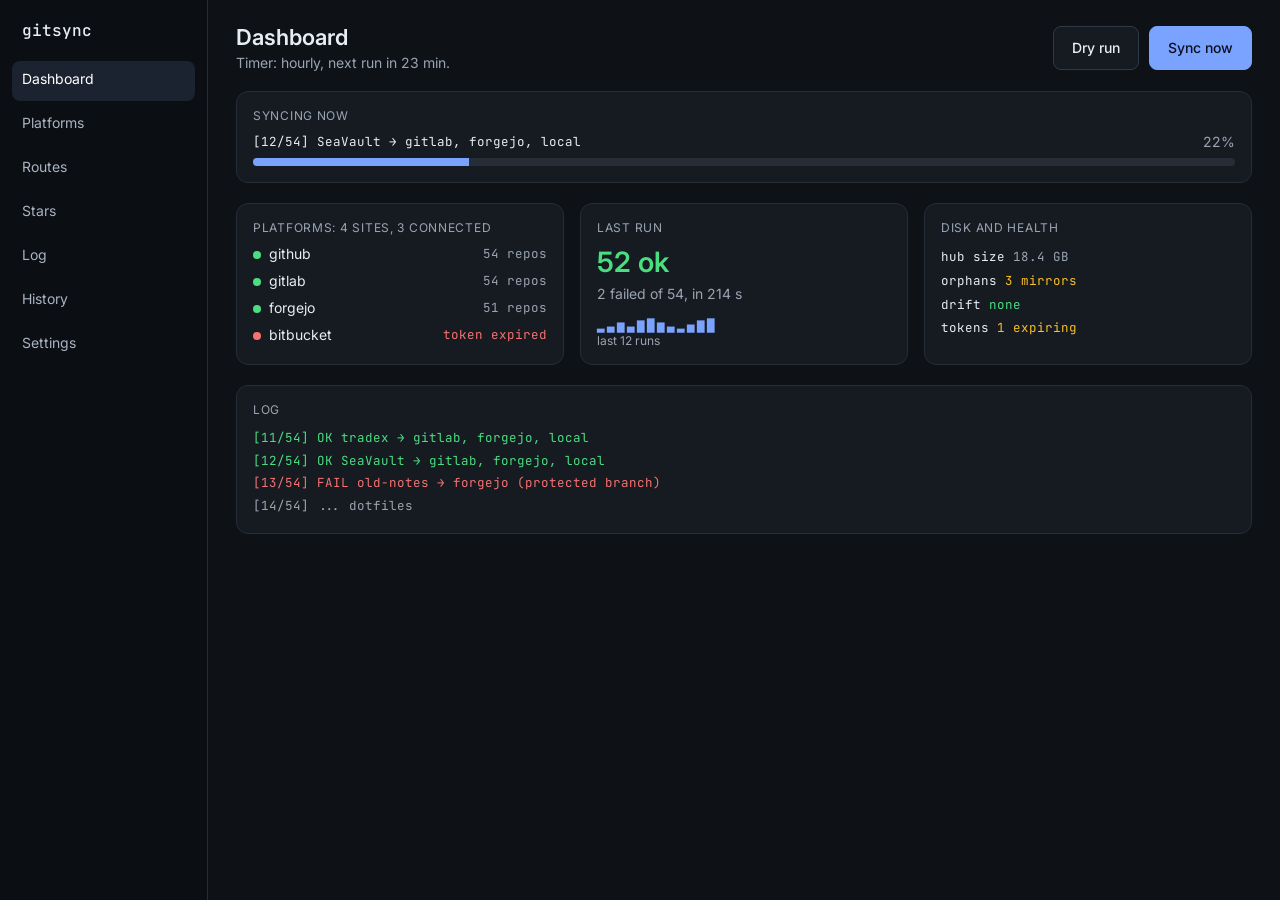
<file: docs/design/index.html>
<!doctype html>
<html lang="en">
<head>
  <meta charset="utf-8">
  <meta name="viewport" content="width=device-width, initial-scale=1">
  <title>gitsync · Dashboard</title>
  <link rel="stylesheet" href="https://fonts.googleapis.com/css2?family=Inter:wght@400;500;600&family=JetBrains+Mono:wght@400;500&display=swap">
  <link rel="stylesheet" href="style.css">
</head>
<body>
<div class="app">
  <aside class="side">
    <div class="logo">gitsync</div>
      <a class="nav on" aria-current="page" href="index.html">Dashboard</a>
      <a class="nav" href="platforms.html">Platforms</a>
      <a class="nav" href="routes.html">Routes</a>
      <a class="nav" href="stars.html">Stars</a>
      <a class="nav" href="log.html">Log</a>
      <a class="nav" href="history.html">History</a>
      <a class="nav" href="settings.html">Settings</a>
  </aside>
  <main class="main">
    <div class="bar">
      <div><h1>Dashboard</h1><div class="muted sub">Timer: hourly, next run in 23 min.</div></div>
      <div class="actions"><button class="btn">Dry run</button><button class="btn primary">Sync now</button></div>
    </div>

    <section class="card">
      <p class="label">Syncing now</p>
      <div class="row" style="margin-bottom:8px"><span class="mono">[12/54] SeaVault → gitlab, forgejo, local</span><span class="muted">22%</span></div>
      <div class="progress" role="progressbar" aria-valuenow="22" aria-valuemin="0" aria-valuemax="100"><span style="width:22%"></span></div>
    </section>

    <div class="grid">
      <section class="card">
        <p class="label">Platforms: 4 sites, 3 connected</p>
        <div class="stack">
          <div class="row"><span><i class="dot"></i>github</span><span class="mono muted">54 repos</span></div>
          <div class="row"><span><i class="dot"></i>gitlab</span><span class="mono muted">54 repos</span></div>
          <div class="row"><span><i class="dot"></i>forgejo</span><span class="mono muted">51 repos</span></div>
          <div class="row"><span><i class="dot bad"></i>bitbucket</span><span class="mono bad">token expired</span></div>
        </div>
      </section>
      <section class="card">
        <p class="label">Last run</p>
        <div class="big ok">52 ok</div>
        <div class="muted" style="margin-top:6px">2 failed of 54, in 214 s</div>
        <div class="mono spark" aria-hidden="true">▂▃▅▃▆▇▅▃▂▄▆▇</div>
        <div class="muted" style="font-size:12px">last 12 runs</div>
      </section>
      <section class="card">
        <p class="label">Disk and health</p>
        <div class="mono" style="line-height:1.9">hub size <span class="muted">18.4 GB</span><br>orphans <span class="warn">3 mirrors</span><br>drift <span class="ok">none</span><br>tokens <span class="warn">1 expiring</span></div>
      </section>
    </div>

    <section class="card">
      <p class="label">Log</p>
      <div class="mono log">
        <div class="ok">[11/54] OK   tradex → gitlab, forgejo, local</div>
        <div class="ok">[12/54] OK   SeaVault → gitlab, forgejo, local</div>
        <div class="bad">[13/54] FAIL old-notes → forgejo (protected branch)</div>
        <div class="muted">[14/54] ...   dotfiles</div>
      </div>
    </section>
  </main>
</div>
</body>
</html>
</file>
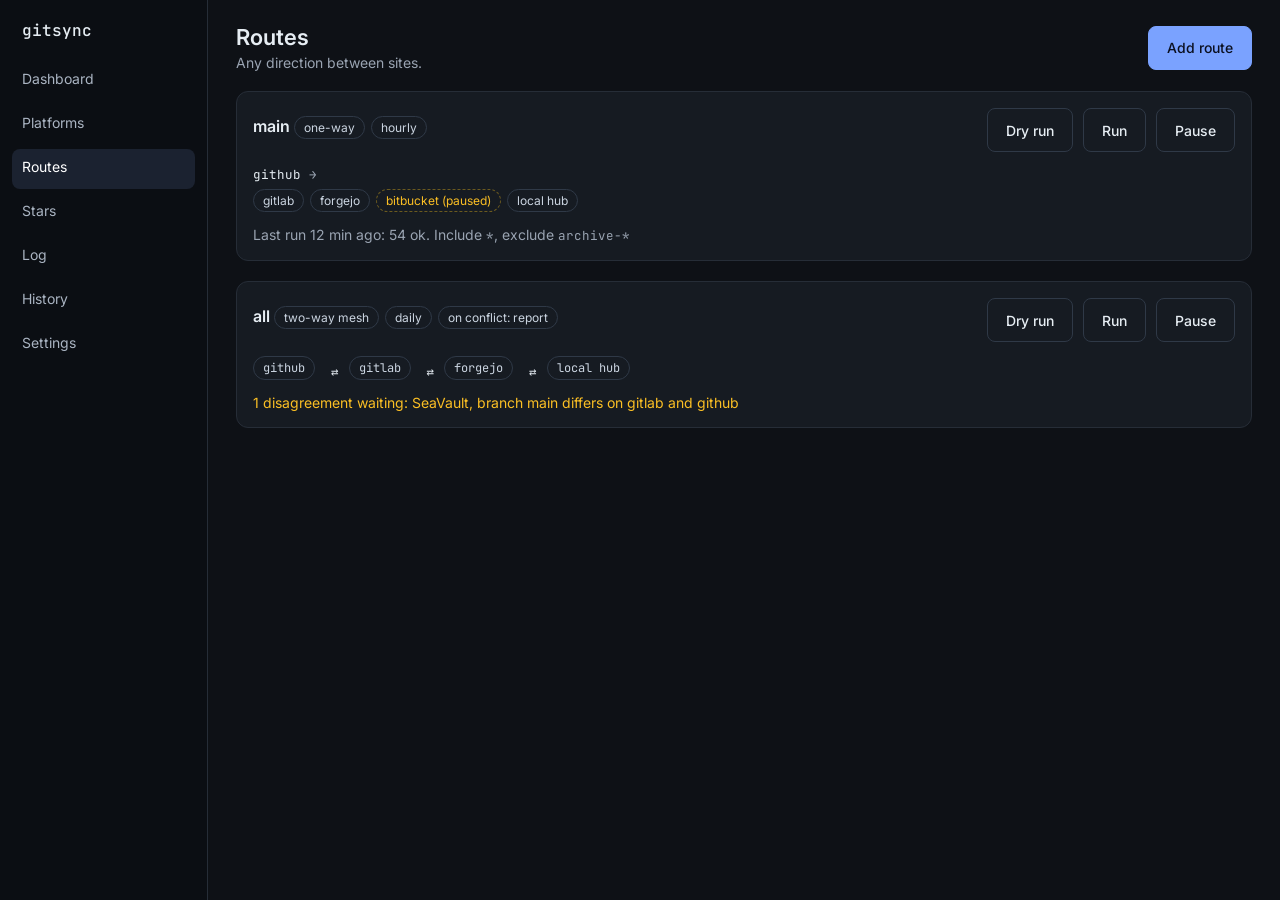
<file: docs/design/routes.html>
<!doctype html>
<html lang="en">
<head>
  <meta charset="utf-8">
  <meta name="viewport" content="width=device-width, initial-scale=1">
  <title>gitsync · Routes</title>
  <link rel="stylesheet" href="https://fonts.googleapis.com/css2?family=Inter:wght@400;500;600&family=JetBrains+Mono:wght@400;500&display=swap">
  <link rel="stylesheet" href="style.css">
</head>
<body>
<div class="app">
  <aside class="side">
    <div class="logo">gitsync</div>
      <a class="nav" href="index.html">Dashboard</a>
      <a class="nav" href="platforms.html">Platforms</a>
      <a class="nav on" aria-current="page" href="routes.html">Routes</a>
      <a class="nav" href="stars.html">Stars</a>
      <a class="nav" href="log.html">Log</a>
      <a class="nav" href="history.html">History</a>
      <a class="nav" href="settings.html">Settings</a>
  </aside>
  <main class="main">
    <div class="bar">
      <div><h1>Routes</h1><div class="muted sub">Any direction between sites.</div></div>
      <button class="btn primary">Add route</button>
    </div>

    <section class="card">
      <div class="bar">
        <div><span class="route-title">main</span> <span class="chip">one-way</span><span class="chip">hourly</span></div>
        <div class="actions"><button class="btn">Dry run</button><button class="btn">Run</button><button class="btn">Pause</button></div>
      </div>
      <div class="mono" style="margin:14px 0 6px">github <span class="muted">→</span></div>
      <span class="chip">gitlab</span><span class="chip">forgejo</span><span class="chip paused">bitbucket (paused)</span><span class="chip">local hub</span>
      <div class="muted" style="margin-top:8px">Last run 12 min ago: 54 ok. Include <span class="mono">*</span>, exclude <span class="mono">archive-*</span></div>
    </section>

    <section class="card">
      <div class="bar">
        <div><span class="route-title">all</span> <span class="chip">two-way mesh</span><span class="chip">daily</span><span class="chip">on conflict: report</span></div>
        <div class="actions"><button class="btn">Dry run</button><button class="btn">Run</button><button class="btn">Pause</button></div>
      </div>
      <div class="flow mono"><span class="chip">github</span>⇄<span class="chip">gitlab</span>⇄<span class="chip">forgejo</span>⇄<span class="chip">local hub</span></div>
      <div class="warn" style="margin-top:8px">1 disagreement waiting: SeaVault, branch main differs on gitlab and github</div>
    </section>
  </main>
</div>
</body>
</html>
</file>
<file: docs/design/style.css>
:root{
  --bg:#0e1116; --side:#0b0e13; --panel:#161b22; --line:#262d37; --line2:#2f3947;
  --text:#e6edf3; --muted:#9aa4b2; --nav:#aab4c2; --accent:#7aa2ff;
  --ok:#4ade80; --bad:#f87171; --warn:#fbbf24;
  --sans:Inter,system-ui,sans-serif; --mono:"JetBrains Mono",ui-monospace,monospace;
}
*{box-sizing:border-box}
body{margin:0}
.app{display:grid;grid-template-columns:208px 1fr;min-height:100vh;background:var(--bg);color:var(--text);font:14px var(--sans)}

/* sidebar */
.side{border-right:1px solid var(--line);padding:20px 12px;display:flex;flex-direction:column;gap:4px;background:var(--side)}
.logo{font:500 16px var(--mono);padding:0 10px 16px}
.nav{display:block;padding:9px 10px;min-height:40px;border-radius:8px;color:var(--nav);text-decoration:none}
.nav:hover{background:#141a24}
.nav.on{background:#1b2230;color:#fff}

/* layout */
.main{padding:24px 28px;display:flex;flex-direction:column;gap:20px;min-width:0}
.bar{display:flex;justify-content:space-between;align-items:center;gap:12px;flex-wrap:wrap}
.actions{display:flex;gap:10px}
h1{margin:0;font-size:22px;font-weight:600}
.sub{margin-top:4px}
.grid{display:grid;gap:16px;grid-template-columns:repeat(auto-fit,minmax(240px,1fr))}

/* components */
.btn{min-height:44px;padding:0 18px;border-radius:8px;border:1px solid var(--line2);background:var(--panel);color:var(--text);font:500 14px var(--sans);cursor:pointer}
.btn:hover{border-color:var(--accent)}
.btn.primary{background:var(--accent);border-color:var(--accent);color:#0b1020}
.card{background:var(--panel);border:1px solid var(--line);border-radius:12px;padding:16px;min-width:0}
.label{font-size:12px;color:var(--muted);text-transform:uppercase;letter-spacing:.06em;margin:0 0 10px}
.chip{display:inline-block;padding:3px 9px;margin:0 6px 6px 0;border:1px solid var(--line2);border-radius:99px;font-size:12px;color:#cbd5e1}
.chip.paused{border-style:dashed;border-color:#6b5a1f;color:var(--warn)}
.row{display:flex;justify-content:space-between}
.stack{display:flex;flex-direction:column;gap:10px}
.dot{display:inline-block;width:8px;height:8px;margin-right:8px;border-radius:50%;background:var(--ok)}
.dot.bad{background:var(--bad)}
.progress{height:8px;border-radius:99px;background:var(--line);overflow:hidden}
.progress>span{display:block;height:100%;background:var(--accent)}
.big{font-size:28px;font-weight:600}
.spark{margin-top:14px;letter-spacing:2px;color:var(--accent)}
.log{line-height:1.8;overflow-x:auto;white-space:nowrap}
.route-title{font-weight:600;font-size:16px}
.flow{display:flex;flex-wrap:wrap;gap:10px;align-items:center;margin-top:14px}

/* text helpers */
.mono{font-family:var(--mono);font-size:12.5px}
.ok{color:var(--ok)} .bad{color:var(--bad)} .warn{color:var(--warn)} .muted{color:var(--muted)}

/* phone width: sidebar becomes a scrolling tab strip */
@media (max-width:720px){
  .app{grid-template-columns:1fr}
  .side{flex-direction:row;overflow-x:auto;border-right:0;border-bottom:1px solid var(--line)}
  .logo{display:none}
  .nav{white-space:nowrap}
}
</file>
